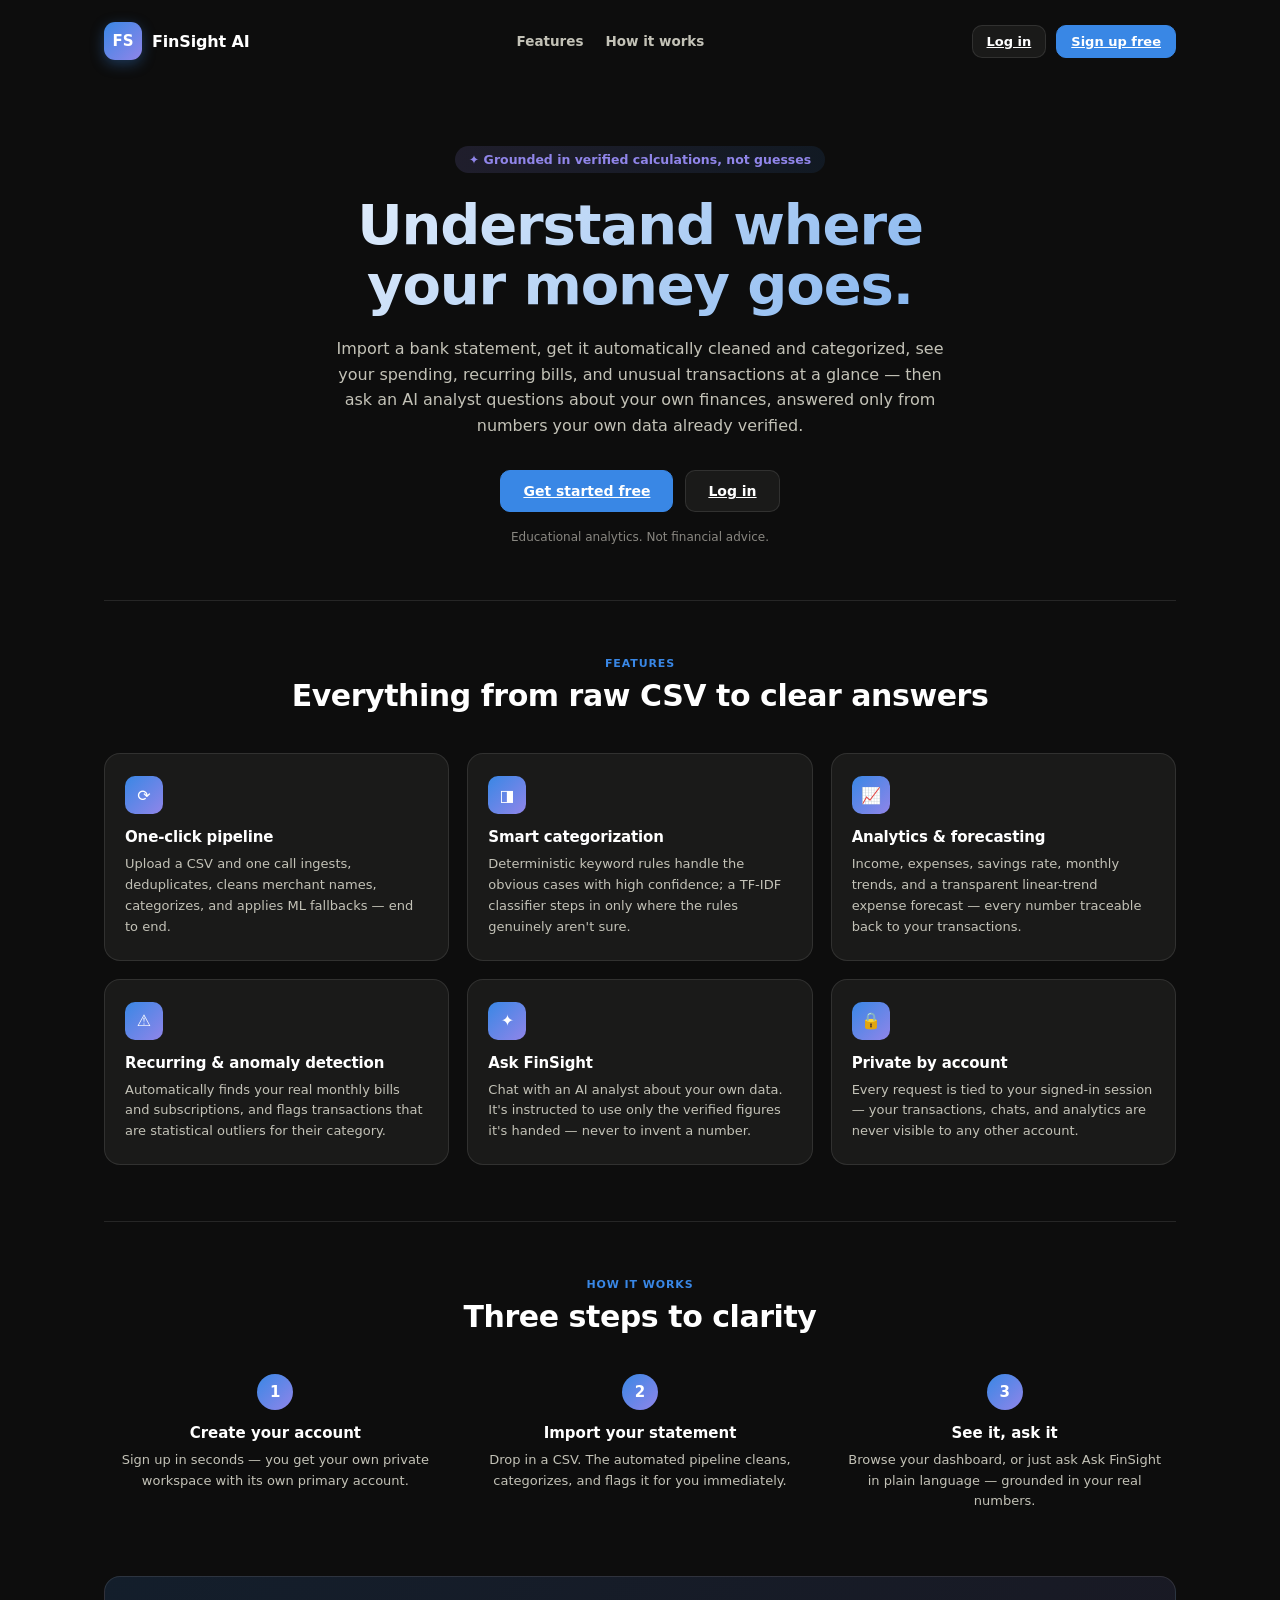
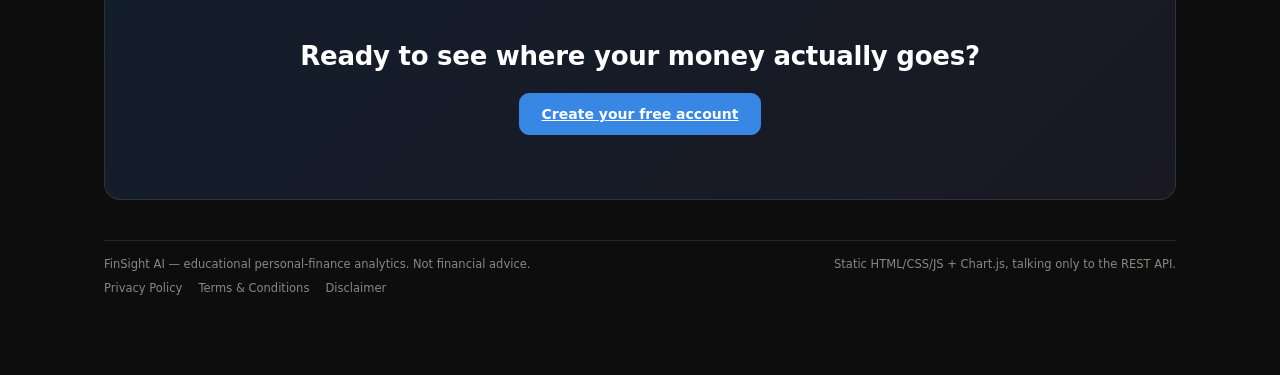
<file: frontend/index.html>
<!doctype html>
<html lang="en" data-theme="dark">
<head>
<meta charset="utf-8" />
<meta name="viewport" content="width=device-width, initial-scale=1" />
<title>FinSight AI — Understand where your money goes</title>
<meta name="description" content="Educational personal-finance analytics: automated categorization, spending analytics, recurring and anomaly detection, forecasting, and an AI analyst grounded in verified calculations." />
<link rel="stylesheet" href="css/style.css" />
<script>
  // Already signed in? Skip the marketing page and go straight to the dashboard.
  // Presence-only check (fast, synchronous, no flash) — if the token has actually
  // expired, dashboard.html's own gate (which verifies server-side) will catch
  // that and bounce to login.html anyway.
  if (localStorage.getItem("finsight-token")) {
    window.location.href = "dashboard.html";
  }
</script>
</head>
<body>
<div class="landing">

  <header class="landing-nav">
    <div class="brand">
      <div class="brand-mark">FS</div>
      <span class="brand-wordmark">FinSight AI</span>
    </div>
    <nav class="landing-nav-links">
      <a href="#features">Features</a>
      <a href="#how-it-works">How it works</a>
    </nav>
    <div class="landing-nav-actions">
      <a href="login.html" class="btn">Log in</a>
      <a href="signup.html" class="btn btn-primary">Sign up free</a>
    </div>
  </header>

  <!-- ============ Hero ============ -->
  <section class="landing-hero">
    <div class="landing-hero-badge">✦ Grounded in verified calculations, not guesses</div>
    <h1 class="landing-hero-title">Understand where<br />your money goes.</h1>
    <p class="landing-hero-subtitle">
      Import a bank statement, get it automatically cleaned and categorized, see your spending,
      recurring bills, and unusual transactions at a glance — then ask an AI analyst questions
      about your own finances, answered only from numbers your own data already verified.
    </p>
    <div class="landing-hero-actions">
      <a href="signup.html" class="btn btn-primary landing-cta">Get started free</a>
      <a href="login.html" class="btn landing-cta">Log in</a>
    </div>
    <p class="landing-hero-note">Educational analytics. Not financial advice.</p>
  </section>

  <!-- ============ Feature grid ============ -->
  <section class="landing-section" id="features">
    <div class="section-eyebrow" style="text-align:center">Features</div>
    <h2 class="landing-section-title">Everything from raw CSV to clear answers</h2>

    <div class="feature-grid">
      <div class="feature-card">
        <div class="feature-icon">⟳</div>
        <h3>One-click pipeline</h3>
        <p>Upload a CSV and one call ingests, deduplicates, cleans merchant names, categorizes, and applies ML fallbacks — end to end.</p>
      </div>
      <div class="feature-card">
        <div class="feature-icon">◨</div>
        <h3>Smart categorization</h3>
        <p>Deterministic keyword rules handle the obvious cases with high confidence; a TF-IDF classifier steps in only where the rules genuinely aren't sure.</p>
      </div>
      <div class="feature-card">
        <div class="feature-icon">📈</div>
        <h3>Analytics &amp; forecasting</h3>
        <p>Income, expenses, savings rate, monthly trends, and a transparent linear-trend expense forecast — every number traceable back to your transactions.</p>
      </div>
      <div class="feature-card">
        <div class="feature-icon">⚠</div>
        <h3>Recurring &amp; anomaly detection</h3>
        <p>Automatically finds your real monthly bills and subscriptions, and flags transactions that are statistical outliers for their category.</p>
      </div>
      <div class="feature-card">
        <div class="feature-icon">✦</div>
        <h3>Ask FinSight</h3>
        <p>Chat with an AI analyst about your own data. It's instructed to use only the verified figures it's handed — never to invent a number.</p>
      </div>
      <div class="feature-card">
        <div class="feature-icon">🔒</div>
        <h3>Private by account</h3>
        <p>Every request is tied to your signed-in session — your transactions, chats, and analytics are never visible to any other account.</p>
      </div>
    </div>
  </section>

  <!-- ============ How it works ============ -->
  <section class="landing-section" id="how-it-works">
    <div class="section-eyebrow" style="text-align:center">How it works</div>
    <h2 class="landing-section-title">Three steps to clarity</h2>

    <div class="steps-row">
      <div class="step-card">
        <div class="step-number">1</div>
        <h3>Create your account</h3>
        <p>Sign up in seconds — you get your own private workspace with its own primary account.</p>
      </div>
      <div class="step-card">
        <div class="step-number">2</div>
        <h3>Import your statement</h3>
        <p>Drop in a CSV. The automated pipeline cleans, categorizes, and flags it for you immediately.</p>
      </div>
      <div class="step-card">
        <div class="step-number">3</div>
        <h3>See it, ask it</h3>
        <p>Browse your dashboard, or just ask Ask FinSight in plain language — grounded in your real numbers.</p>
      </div>
    </div>
  </section>

  <!-- ============ Final CTA ============ -->
  <section class="landing-cta-banner">
    <h2>Ready to see where your money actually goes?</h2>
    <a href="signup.html" class="btn btn-primary landing-cta">Create your free account</a>
  </section>

  <footer class="app-footer landing-footer">
    <div class="app-footer-row">
      <span>FinSight AI — educational personal-finance analytics. Not financial advice.</span>
      <span>Static HTML/CSS/JS + Chart.js, talking only to the REST API.</span>
    </div>
    <nav class="footer-links">
      <a href="privacy.html">Privacy Policy</a>
      <a href="terms.html">Terms &amp; Conditions</a>
      <a href="disclaimer.html">Disclaimer</a>
    </nav>
  </footer>
</div>
</body>
</html>
</file>
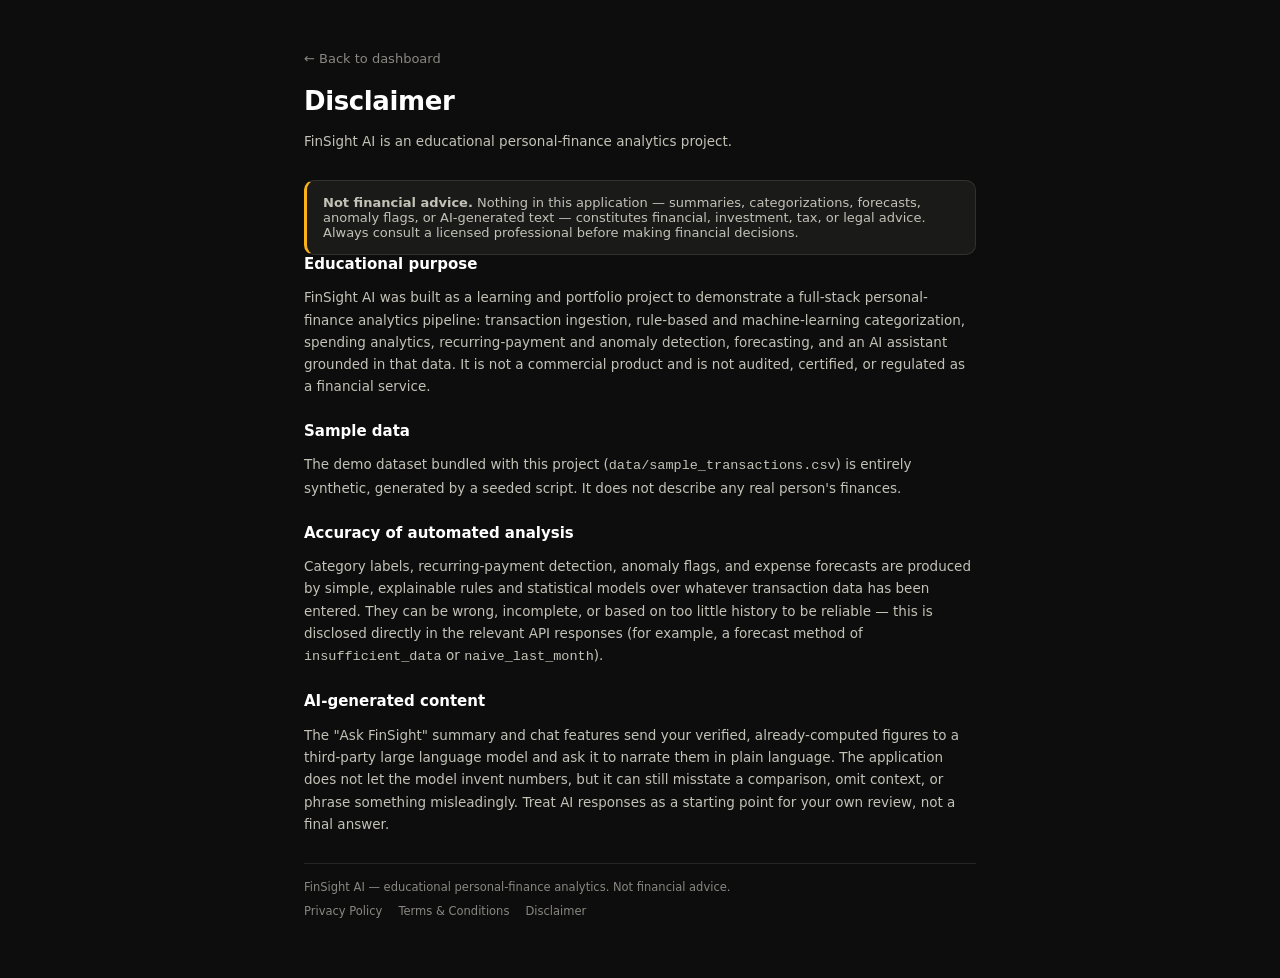
<file: frontend/disclaimer.html>
<!doctype html>
<html lang="en" data-theme="dark">
<head>
<meta charset="utf-8" />
<meta name="viewport" content="width=device-width, initial-scale=1" />
<title>Disclaimer — FinSight AI</title>
<link rel="stylesheet" href="css/style.css" />
</head>
<body>
<div class="legal-page">
  <a href="dashboard.html" class="legal-back">← Back to dashboard</a>
  <h1>Disclaimer</h1>
  <p class="legal-updated">FinSight AI is an educational personal-finance analytics project.</p>

  <div class="legal-callout">
    <strong>Not financial advice.</strong> Nothing in this application — summaries, categorizations,
    forecasts, anomaly flags, or AI-generated text — constitutes financial, investment, tax, or
    legal advice. Always consult a licensed professional before making financial decisions.
  </div>

  <section>
    <h2>Educational purpose</h2>
    <p>
      FinSight AI was built as a learning and portfolio project to demonstrate a full-stack
      personal-finance analytics pipeline: transaction ingestion, rule-based and machine-learning
      categorization, spending analytics, recurring-payment and anomaly detection, forecasting, and
      an AI assistant grounded in that data. It is not a commercial product and is not audited,
      certified, or regulated as a financial service.
    </p>
  </section>

  <section>
    <h2>Sample data</h2>
    <p>
      The demo dataset bundled with this project (<code>data/sample_transactions.csv</code>) is
      entirely synthetic, generated by a seeded script. It does not describe any real person's
      finances.
    </p>
  </section>

  <section>
    <h2>Accuracy of automated analysis</h2>
    <p>
      Category labels, recurring-payment detection, anomaly flags, and expense forecasts are
      produced by simple, explainable rules and statistical models over whatever transaction data
      has been entered. They can be wrong, incomplete, or based on too little history to be
      reliable — this is disclosed directly in the relevant API responses (for example, a forecast
      method of <code>insufficient_data</code> or <code>naive_last_month</code>).
    </p>
  </section>

  <section>
    <h2>AI-generated content</h2>
    <p>
      The "Ask FinSight" summary and chat features send your verified, already-computed figures to
      a third-party large language model and ask it to narrate them in plain language. The
      application does not let the model invent numbers, but it can still misstate a comparison,
      omit context, or phrase something misleadingly. Treat AI responses as a starting point for
      your own review, not a final answer.
    </p>
  </section>

  <footer class="app-footer">
    <div class="app-footer-row">
      <span>FinSight AI — educational personal-finance analytics. Not financial advice.</span>
    </div>
    <nav class="footer-links">
      <a href="privacy.html">Privacy Policy</a>
      <a href="terms.html">Terms &amp; Conditions</a>
      <a href="disclaimer.html">Disclaimer</a>
    </nav>
  </footer>
</div>
</body>
</html>
</file>
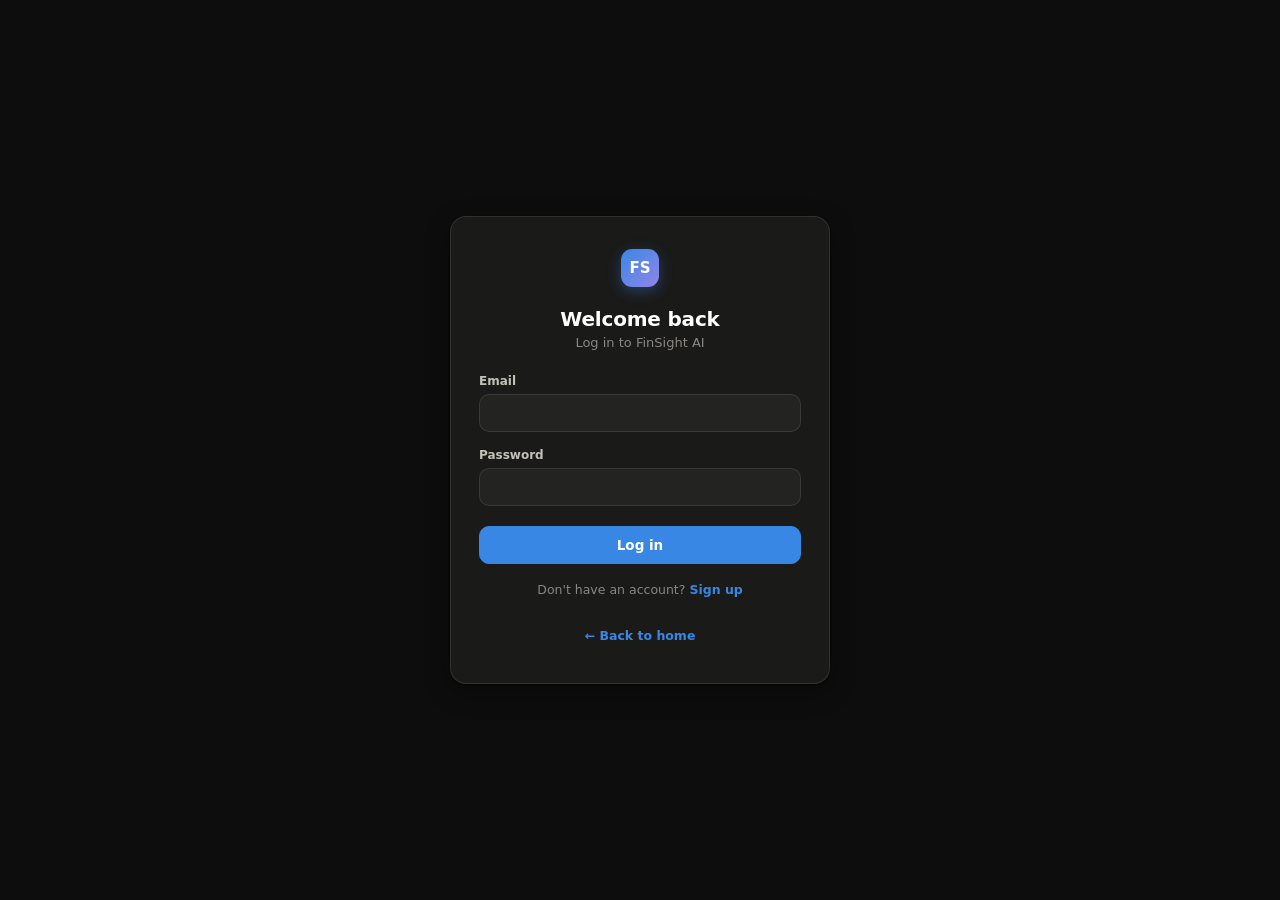
<file: frontend/login.html>
<!doctype html>
<html lang="en" data-theme="dark">
<head>
<meta charset="utf-8" />
<meta name="viewport" content="width=device-width, initial-scale=1" />
<title>Log in — FinSight AI</title>
<link rel="stylesheet" href="css/style.css" />
</head>
<body>
<div class="auth-page">
  <div class="card auth-card">
    <div class="auth-brand"><div class="brand-mark">FS</div></div>
    <h1 class="auth-title">Welcome back</h1>
    <p class="auth-subtitle">Log in to FinSight AI</p>

    <div class="auth-error" id="auth-error"></div>

    <form id="login-form">
      <div class="auth-field">
        <label for="email">Email</label>
        <input type="email" id="email" required autocomplete="email" />
      </div>
      <div class="auth-field">
        <label for="password">Password</label>
        <input type="password" id="password" required autocomplete="current-password" />
      </div>
      <button type="submit" class="btn btn-primary auth-submit" id="submit-btn">Log in</button>
    </form>

    <p class="auth-footer-link">Don't have an account? <a href="signup.html">Sign up</a></p>
    <p class="auth-footer-link"><a href="index.html">← Back to home</a></p>
  </div>
</div>

<script src="js/api.js"></script>
<script>
  // Already have a session? skip straight to the dashboard.
  if (localStorage.getItem("finsight-token")) {
    window.location.href = "dashboard.html";
  }

  const form = document.getElementById("login-form");
  const errorBox = document.getElementById("auth-error");
  const submitBtn = document.getElementById("submit-btn");

  form.addEventListener("submit", async (e) => {
    e.preventDefault();
    errorBox.classList.remove("visible");
    submitBtn.disabled = true;
    submitBtn.textContent = "Logging in…";
    try {
      const email = document.getElementById("email").value.trim();
      const password = document.getElementById("password").value;
      const res = await Api.login(email, password);
      localStorage.setItem("finsight-token", res.access_token);
      localStorage.setItem("finsight-user-id", String(res.user_id));
      localStorage.setItem("finsight-email", res.email);
      window.location.href = "dashboard.html";
    } catch (err) {
      errorBox.textContent = err.message || "Login failed";
      errorBox.classList.add("visible");
      submitBtn.disabled = false;
      submitBtn.textContent = "Log in";
    }
  });
</script>
</body>
</html>
</file>
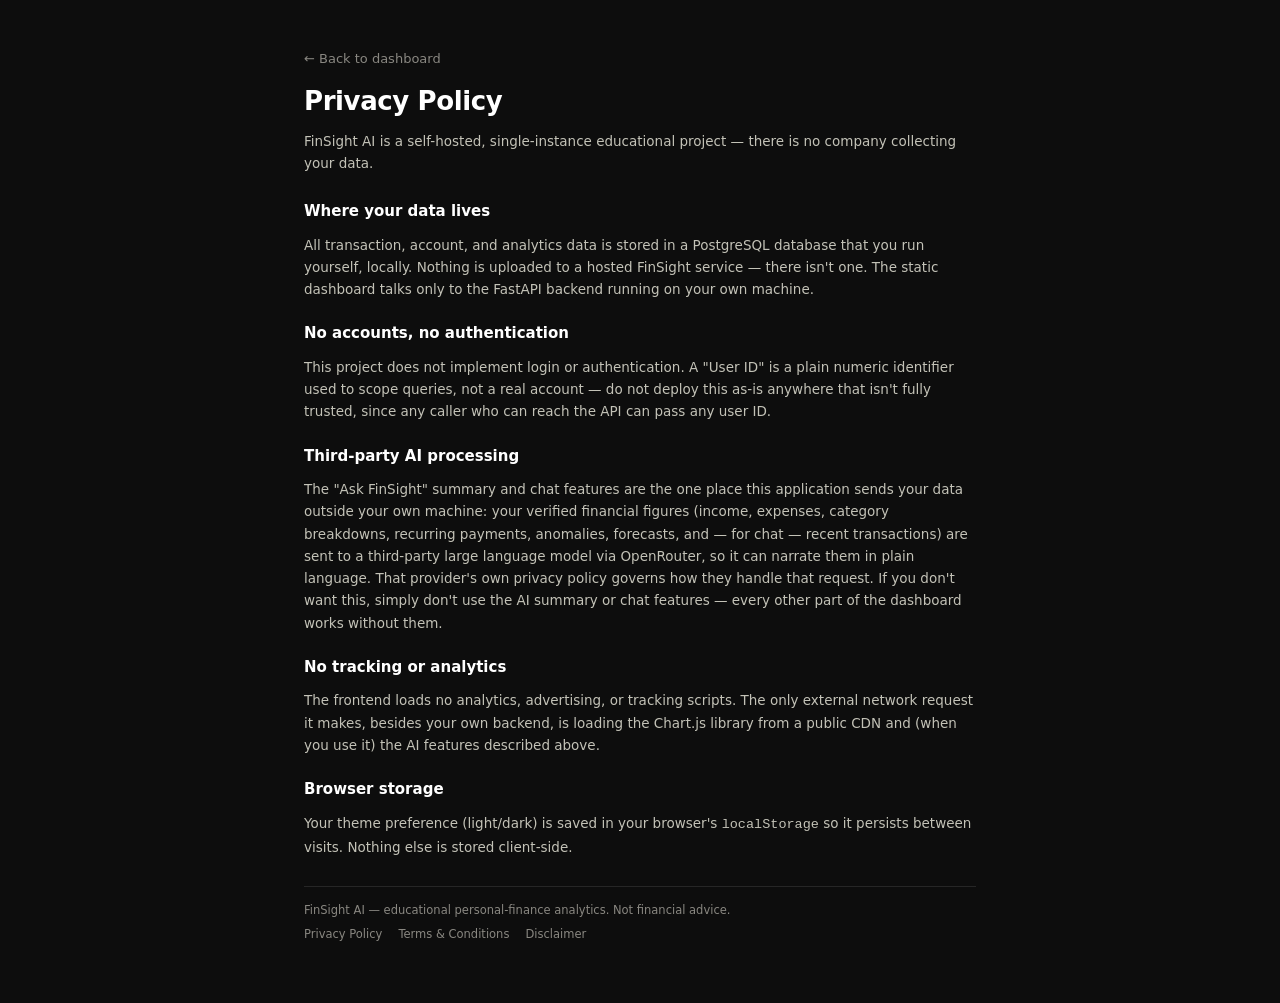
<file: frontend/privacy.html>
<!doctype html>
<html lang="en" data-theme="dark">
<head>
<meta charset="utf-8" />
<meta name="viewport" content="width=device-width, initial-scale=1" />
<title>Privacy Policy — FinSight AI</title>
<link rel="stylesheet" href="css/style.css" />
</head>
<body>
<div class="legal-page">
  <a href="dashboard.html" class="legal-back">← Back to dashboard</a>
  <h1>Privacy Policy</h1>
  <p class="legal-updated">FinSight AI is a self-hosted, single-instance educational project — there is no company collecting your data.</p>

  <section>
    <h2>Where your data lives</h2>
    <p>
      All transaction, account, and analytics data is stored in a PostgreSQL database that you run
      yourself, locally. Nothing is uploaded to a hosted FinSight service — there isn't one. The
      static dashboard talks only to the FastAPI backend running on your own machine.
    </p>
  </section>

  <section>
    <h2>No accounts, no authentication</h2>
    <p>
      This project does not implement login or authentication. A "User ID" is a plain numeric
      identifier used to scope queries, not a real account — do not deploy this as-is anywhere
      that isn't fully trusted, since any caller who can reach the API can pass any user ID.
    </p>
  </section>

  <section>
    <h2>Third-party AI processing</h2>
    <p>
      The "Ask FinSight" summary and chat features are the one place this application sends your
      data outside your own machine: your verified financial figures (income, expenses, category
      breakdowns, recurring payments, anomalies, forecasts, and — for chat — recent transactions)
      are sent to a third-party large language model via OpenRouter, so it can narrate them in
      plain language. That provider's own privacy policy governs how they handle that request. If
      you don't want this, simply don't use the AI summary or chat features — every other part of
      the dashboard works without them.
    </p>
  </section>

  <section>
    <h2>No tracking or analytics</h2>
    <p>
      The frontend loads no analytics, advertising, or tracking scripts. The only external network
      request it makes, besides your own backend, is loading the Chart.js library from a public
      CDN and (when you use it) the AI features described above.
    </p>
  </section>

  <section>
    <h2>Browser storage</h2>
    <p>
      Your theme preference (light/dark) is saved in your browser's <code>localStorage</code> so it
      persists between visits. Nothing else is stored client-side.
    </p>
  </section>

  <footer class="app-footer">
    <div class="app-footer-row">
      <span>FinSight AI — educational personal-finance analytics. Not financial advice.</span>
    </div>
    <nav class="footer-links">
      <a href="privacy.html">Privacy Policy</a>
      <a href="terms.html">Terms &amp; Conditions</a>
      <a href="disclaimer.html">Disclaimer</a>
    </nav>
  </footer>
</div>
</body>
</html>
</file>
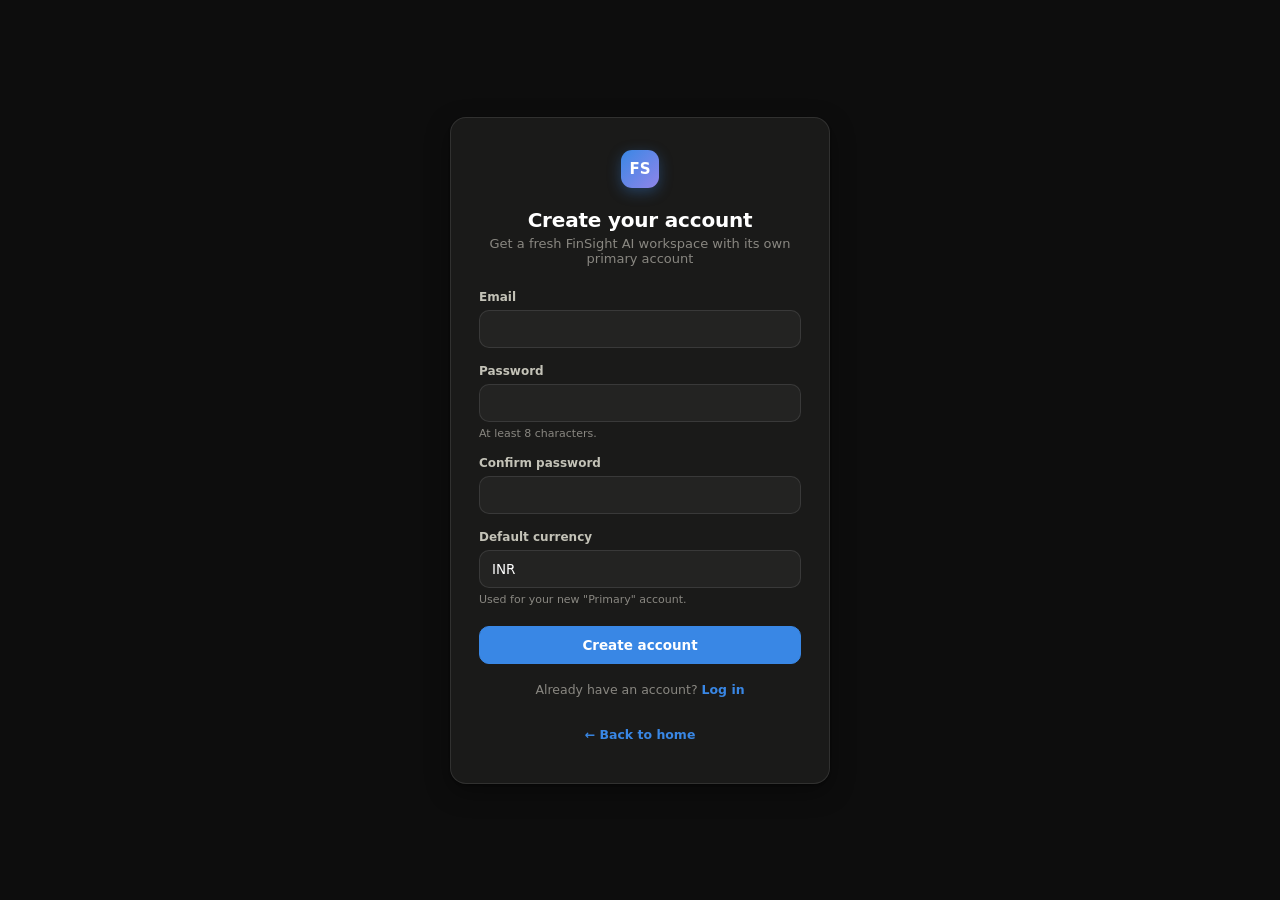
<file: frontend/signup.html>
<!doctype html>
<html lang="en" data-theme="dark">
<head>
<meta charset="utf-8" />
<meta name="viewport" content="width=device-width, initial-scale=1" />
<title>Sign up — FinSight AI</title>
<link rel="stylesheet" href="css/style.css" />
</head>
<body>
<div class="auth-page">
  <div class="card auth-card">
    <div class="auth-brand"><div class="brand-mark">FS</div></div>
    <h1 class="auth-title">Create your account</h1>
    <p class="auth-subtitle">Get a fresh FinSight AI workspace with its own primary account</p>

    <div class="auth-error" id="auth-error"></div>

    <form id="signup-form">
      <div class="auth-field">
        <label for="email">Email</label>
        <input type="email" id="email" required autocomplete="email" />
      </div>
      <div class="auth-field">
        <label for="password">Password</label>
        <input type="password" id="password" required minlength="8" autocomplete="new-password" />
        <div class="auth-hint">At least 8 characters.</div>
      </div>
      <div class="auth-field">
        <label for="confirm-password">Confirm password</label>
        <input type="password" id="confirm-password" required autocomplete="new-password" />
      </div>
      <div class="auth-field">
        <label for="currency">Default currency</label>
        <input type="text" id="currency" value="INR" maxlength="3" style="text-transform:uppercase" />
        <div class="auth-hint">Used for your new "Primary" account.</div>
      </div>
      <button type="submit" class="btn btn-primary auth-submit" id="submit-btn">Create account</button>
    </form>

    <p class="auth-footer-link">Already have an account? <a href="login.html">Log in</a></p>
    <p class="auth-footer-link"><a href="index.html">← Back to home</a></p>
  </div>
</div>

<script src="js/api.js"></script>
<script>
  if (localStorage.getItem("finsight-token")) {
    window.location.href = "dashboard.html";
  }

  const form = document.getElementById("signup-form");
  const errorBox = document.getElementById("auth-error");
  const submitBtn = document.getElementById("submit-btn");

  form.addEventListener("submit", async (e) => {
    e.preventDefault();
    errorBox.classList.remove("visible");

    const email = document.getElementById("email").value.trim();
    const password = document.getElementById("password").value;
    const confirmPassword = document.getElementById("confirm-password").value;
    const currency = document.getElementById("currency").value.trim() || "INR";

    if (password !== confirmPassword) {
      errorBox.textContent = "Passwords do not match.";
      errorBox.classList.add("visible");
      return;
    }

    submitBtn.disabled = true;
    submitBtn.textContent = "Creating account…";
    try {
      const res = await Api.signup(email, password, currency);
      localStorage.setItem("finsight-token", res.access_token);
      localStorage.setItem("finsight-user-id", String(res.user_id));
      localStorage.setItem("finsight-account-id", String(res.account_id));
      localStorage.setItem("finsight-email", res.email);
      window.location.href = "dashboard.html";
    } catch (err) {
      errorBox.textContent = err.message || "Signup failed";
      errorBox.classList.add("visible");
      submitBtn.disabled = false;
      submitBtn.textContent = "Create account";
    }
  });
</script>
</body>
</html>
</file>
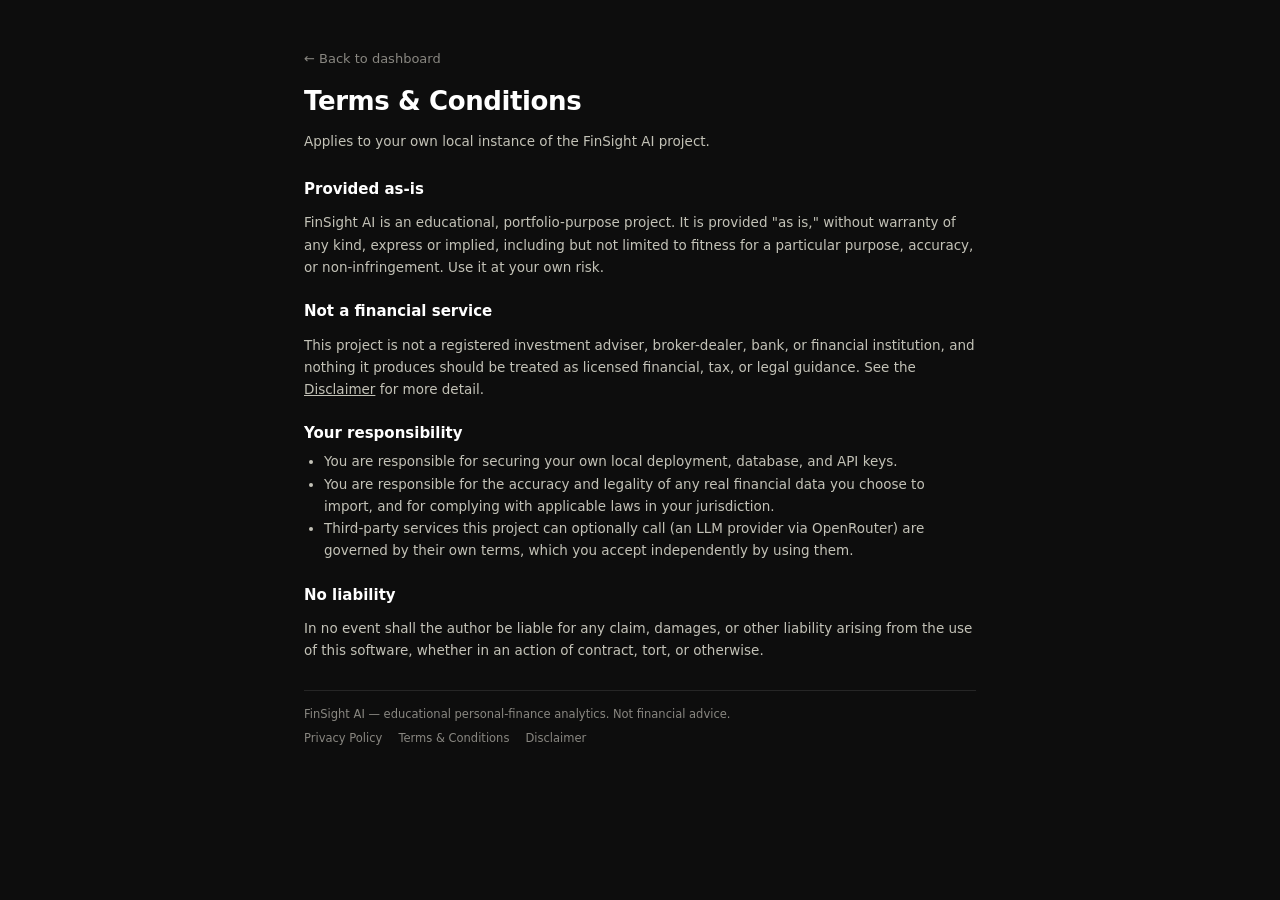
<file: frontend/terms.html>
<!doctype html>
<html lang="en" data-theme="dark">
<head>
<meta charset="utf-8" />
<meta name="viewport" content="width=device-width, initial-scale=1" />
<title>Terms &amp; Conditions — FinSight AI</title>
<link rel="stylesheet" href="css/style.css" />
</head>
<body>
<div class="legal-page">
  <a href="dashboard.html" class="legal-back">← Back to dashboard</a>
  <h1>Terms &amp; Conditions</h1>
  <p class="legal-updated">Applies to your own local instance of the FinSight AI project.</p>

  <section>
    <h2>Provided as-is</h2>
    <p>
      FinSight AI is an educational, portfolio-purpose project. It is provided "as is," without
      warranty of any kind, express or implied, including but not limited to fitness for a
      particular purpose, accuracy, or non-infringement. Use it at your own risk.
    </p>
  </section>

  <section>
    <h2>Not a financial service</h2>
    <p>
      This project is not a registered investment adviser, broker-dealer, bank, or financial
      institution, and nothing it produces should be treated as licensed financial, tax, or legal
      guidance. See the <a href="disclaimer.html">Disclaimer</a> for more detail.
    </p>
  </section>

  <section>
    <h2>Your responsibility</h2>
    <ul>
      <li>You are responsible for securing your own local deployment, database, and API keys.</li>
      <li>You are responsible for the accuracy and legality of any real financial data you choose
        to import, and for complying with applicable laws in your jurisdiction.</li>
      <li>Third-party services this project can optionally call (an LLM provider via OpenRouter)
        are governed by their own terms, which you accept independently by using them.</li>
    </ul>
  </section>

  <section>
    <h2>No liability</h2>
    <p>
      In no event shall the author be liable for any claim, damages, or other liability arising
      from the use of this software, whether in an action of contract, tort, or otherwise.
    </p>
  </section>

  <footer class="app-footer">
    <div class="app-footer-row">
      <span>FinSight AI — educational personal-finance analytics. Not financial advice.</span>
    </div>
    <nav class="footer-links">
      <a href="privacy.html">Privacy Policy</a>
      <a href="terms.html">Terms &amp; Conditions</a>
      <a href="disclaimer.html">Disclaimer</a>
    </nav>
  </footer>
</div>
</body>
</html>
</file>
<file: frontend/css/style.css>
/* FinSight AI — dashboard styles.
   Design tokens follow the dataviz skill's validated palette (references/palette.md):
   fixed categorical hue order, sequential blue ramp, status colors reserved for
   state (never reused as series 4+), dark mode as its own selected set of steps
   (not an automatic invert of light). */

:root {
  color-scheme: dark;

  /* Chart chrome & ink — dark (default) */
  --surface-0: #0d0d0d;      /* page plane */
  --surface-1: #1a1a19;      /* card / chart surface */
  --surface-2: #232322;      /* raised surface (inputs, hover rows) */
  --text-primary: #ffffff;
  --text-secondary: #c3c2b7;
  --text-muted: #898781;
  --gridline: #2c2c2a;
  --baseline: #383835;
  --border: rgba(255, 255, 255, 0.10);
  --success-text: #0ca30c;

  /* Categorical — fixed order, never cycled */
  --series-1: #3987e5; /* blue */
  --series-2: #d95926; /* orange */
  --series-3: #199e70; /* aqua */
  --series-4: #c98500; /* yellow */
  --series-5: #d55181; /* magenta */
  --series-6: #008300; /* green */
  --series-7: #9085e9; /* violet */
  --series-8: #e66767; /* red */
  --series-other: #5a5a57;

  /* Sequential (blue ramp, dark steps) */
  --seq-100: #184f95;
  --seq-300: #256abf;
  --seq-500: #3987e5;
  --seq-700: #9ec5f4;

  /* Status — fixed, never themed */
  --status-good: #0ca30c;
  --status-warning: #fab219;
  --status-serious: #ec835a;
  --status-critical: #d03b3b;

  --radius-card: 16px;
  --radius-control: 10px;
  --shadow-card: 0 1px 2px rgba(0, 0, 0, 0.4), 0 8px 24px rgba(0, 0, 0, 0.35);
  --font-sans: system-ui, -apple-system, "Segoe UI", sans-serif;
}

:root[data-theme="light"] {
  color-scheme: light;
  --surface-0: #f9f9f7;
  --surface-1: #fcfcfb;
  --surface-2: #f0efec;
  --text-primary: #0b0b0b;
  --text-secondary: #52514e;
  --text-muted: #898781;
  --gridline: #e1e0d9;
  --baseline: #c3c2b7;
  --border: rgba(11, 11, 11, 0.10);
  --success-text: #006300;

  --series-1: #2a78d6;
  --series-2: #eb6834;
  --series-3: #1baf7a;
  --series-4: #eda100;
  --series-5: #e87ba4;
  --series-6: #008300;
  --series-7: #4a3aa7;
  --series-8: #e34948;
  --series-other: #b7b6ae;

  --seq-100: #cde2fb;
  --seq-300: #6da7ec;
  --seq-500: #2a78d6;
  --seq-700: #104281;

  --status-good: #0ca30c;
  --status-warning: #fab219;
  --status-serious: #ec835a;
  --status-critical: #d03b3b;

  --shadow-card: 0 1px 2px rgba(11, 11, 11, 0.06), 0 8px 24px rgba(11, 11, 11, 0.08);
}

* { box-sizing: border-box; }

html, body {
  margin: 0;
  padding: 0;
  background: var(--surface-0);
  color: var(--text-primary);
  font-family: var(--font-sans);
  -webkit-font-smoothing: antialiased;
}

/* Dashboard pages start hidden until main.js's auth gate confirms a valid
   session, so an unauthenticated visitor never sees a flash of dashboard
   content before the redirect to login.html completes. */
html.auth-checking body { visibility: hidden; }

body {
  min-height: 100vh;
  transition: background-color 0.2s ease;
}

a { color: inherit; }

/* ---------- Layout: sidebar + main ---------- */

html { scroll-behavior: smooth; }

.app-layout {
  display: flex;
  align-items: flex-start;
  min-height: 100vh;
}

.sidebar {
  position: sticky;
  top: 0;
  height: 100vh;
  width: 232px;
  flex: none;
  display: flex;
  flex-direction: column;
  background: var(--surface-1);
  border-right: 1px solid var(--border);
  padding: 22px 16px 16px;
  gap: 22px;
}

.sidebar-brand { display: flex; align-items: center; gap: 10px; padding: 0 4px; }

.brand-mark {
  width: 38px;
  height: 38px;
  border-radius: 11px;
  background: linear-gradient(135deg, var(--series-1), var(--series-7));
  display: flex;
  align-items: center;
  justify-content: center;
  font-weight: 700;
  color: #fff;
  font-size: 15px;
  flex: none;
  box-shadow: 0 4px 14px rgba(57, 135, 229, 0.35);
}

.brand-text h1 { margin: 0; font-size: 16px; font-weight: 700; letter-spacing: -0.01em; }
.brand-text p { margin: 0; font-size: 11px; color: var(--text-muted); }

.sidebar-nav {
  display: flex;
  flex-direction: column;
  gap: 2px;
  flex: 1;
}

.nav-item {
  display: flex;
  align-items: center;
  gap: 10px;
  padding: 10px 12px;
  border-radius: 10px;
  font-size: 13px;
  font-weight: 600;
  color: var(--text-secondary);
  text-decoration: none;
  transition: background-color 0.15s ease, color 0.15s ease;
}
.nav-item:hover { background: var(--surface-2); color: var(--text-primary); }
.nav-icon { font-size: 13px; width: 16px; text-align: center; color: var(--text-muted); flex: none; }
.nav-item:hover .nav-icon { color: var(--text-primary); }

.nav-item-accent {
  background: linear-gradient(90deg, rgba(144, 133, 233, 0.14), rgba(57, 135, 229, 0.08));
  color: var(--text-primary);
}
.nav-item-accent .nav-icon { color: var(--series-7); }
.nav-item-accent:hover { background: linear-gradient(90deg, rgba(144, 133, 233, 0.22), rgba(57, 135, 229, 0.14)); }

.sidebar-footer {
  display: flex;
  flex-direction: column;
  gap: 10px;
  padding-top: 14px;
  border-top: 1px solid var(--border);
}

.sidebar-fields { display: flex; gap: 8px; }
.sidebar-fields .field-inline { flex: 1; background: var(--surface-2); }
.sidebar .btn { background: var(--surface-2); }
.sidebar .btn:hover { background: var(--surface-0); }

.btn-block { width: 100%; justify-content: center; }

.sidebar-footer-row {
  display: flex;
  align-items: center;
  justify-content: space-between;
  gap: 8px;
}
.sidebar-footer-row .status-pill { flex: 1; min-width: 0; background: var(--surface-2); }
.sidebar-footer-row #db-status-text { overflow: hidden; text-overflow: ellipsis; white-space: nowrap; }
.sidebar-footer-row .icon-btn { background: var(--surface-2); }
.sidebar-footer-row .icon-btn:hover { background: var(--surface-0); }

.app-main { flex: 1; min-width: 0; }

.app-main-inner {
  max-width: 1180px;
  margin: 0 auto;
  padding: 32px 32px 64px;
}

.content-header { margin-bottom: 24px; }

.section-eyebrow {
  font-size: 11px;
  font-weight: 700;
  text-transform: uppercase;
  letter-spacing: 0.08em;
  color: var(--series-1);
  margin-bottom: 6px;
}

.content-title {
  margin: 0 0 6px;
  font-size: 26px;
  font-weight: 700;
  letter-spacing: -0.015em;
}

.content-subtitle {
  margin: 0;
  font-size: 13.5px;
  color: var(--text-muted);
  max-width: 640px;
}

.section-block { margin-bottom: 40px; }
.section-block .section-eyebrow { margin-bottom: 12px; }

@media (max-width: 980px) {
  .app-layout { flex-direction: column; }
  .sidebar {
    position: static;
    height: auto;
    width: 100%;
    flex-direction: row;
    align-items: center;
    padding: 12px 16px;
    gap: 14px;
    overflow-x: auto;
  }
  .sidebar-nav { flex-direction: row; flex: none; }
  .nav-item span:last-child { display: none; }
  .sidebar-footer { flex-direction: row; align-items: center; border-top: none; border-left: 1px solid var(--border); padding: 0 0 0 14px; }
  .sidebar-fields { display: none; }
  .app-main-inner { padding: 20px 18px 48px; }
}

.topbar-controls {
  display: flex;
  align-items: center;
  gap: 10px;
  flex-wrap: wrap;
}

.field-inline {
  display: flex;
  align-items: center;
  gap: 6px;
  background: var(--surface-1);
  border: 1px solid var(--border);
  border-radius: var(--radius-control);
  padding: 6px 10px;
}

.field-inline label {
  font-size: 11px;
  color: var(--text-muted);
  text-transform: uppercase;
  letter-spacing: 0.04em;
}

.field-inline input {
  width: 44px;
  background: transparent;
  border: none;
  color: var(--text-primary);
  font-size: 13px;
  font-weight: 600;
  outline: none;
}

.icon-btn, .btn {
  font-family: var(--font-sans);
  border-radius: var(--radius-control);
  border: 1px solid var(--border);
  background: var(--surface-1);
  color: var(--text-primary);
  cursor: pointer;
  transition: background-color 0.15s ease, border-color 0.15s ease, transform 0.05s ease;
}

.icon-btn {
  width: 34px;
  height: 34px;
  display: flex;
  align-items: center;
  justify-content: center;
  font-size: 15px;
}

.icon-btn:hover, .btn:hover { background: var(--surface-2); }
.btn:active, .icon-btn:active { transform: translateY(1px); }

.btn {
  padding: 8px 14px;
  font-size: 13px;
  font-weight: 600;
  display: inline-flex;
  align-items: center;
  gap: 6px;
}

.btn-primary {
  background: var(--series-1);
  border-color: var(--series-1);
  color: #fff;
}
.btn-primary:hover { filter: brightness(1.08); background: var(--series-1); }

.btn-sm { padding: 5px 10px; font-size: 12px; }

.status-pill {
  display: flex;
  align-items: center;
  gap: 6px;
  font-size: 12px;
  color: var(--text-secondary);
  background: var(--surface-1);
  border: 1px solid var(--border);
  border-radius: 999px;
  padding: 6px 12px;
}

.status-dot {
  width: 8px;
  height: 8px;
  border-radius: 50%;
  background: var(--text-muted);
  flex: none;
}
.status-dot.ok { background: var(--status-good); box-shadow: 0 0 0 3px rgba(12,163,12,0.18); }
.status-dot.down { background: var(--status-critical); box-shadow: 0 0 0 3px rgba(208,59,59,0.18); }

/* ---------- Grid ---------- */

.grid {
  display: grid;
  gap: 18px;
}

.hero-kpi {
  grid-template-columns: 1.15fr 1fr;
  margin-bottom: 32px;
  align-items: stretch;
}

.kpi-stack {
  display: flex;
  flex-direction: column;
  gap: 12px;
}

.charts-row {
  grid-template-columns: 1.3fr 1fr;
  margin-bottom: 18px;
  align-items: stretch;
}

.mid-row {
  grid-template-columns: 1fr 1fr;
  margin-bottom: 18px;
  align-items: stretch;
}

.full-row { margin-bottom: 18px; }

@media (max-width: 1080px) {
  .hero-kpi { grid-template-columns: 1fr; }
  .charts-row, .mid-row { grid-template-columns: 1fr; }
}

@media (max-width: 560px) {
  .kpi-stack { gap: 10px; }
}

/* ---------- Card ---------- */

.card {
  background: var(--surface-1);
  border: 1px solid var(--border);
  border-radius: var(--radius-card);
  box-shadow: var(--shadow-card);
  padding: 18px 18px 16px;
  display: flex;
  flex-direction: column;
  min-width: 0;
  transition: box-shadow 0.2s ease, transform 0.2s ease, border-color 0.2s ease;
}

.card:hover {
  border-color: rgba(57, 135, 229, 0.28);
}

/* ---------- Hero figure ---------- */

.hero-card {
  justify-content: center;
  position: relative;
  overflow: hidden;
  background: linear-gradient(160deg, var(--surface-1) 0%, var(--surface-2) 140%);
}

.hero-card::before {
  content: "";
  position: absolute;
  top: -60px;
  right: -60px;
  width: 220px;
  height: 220px;
  border-radius: 50%;
  background: radial-gradient(circle, rgba(57, 135, 229, 0.20), transparent 72%);
  pointer-events: none;
}

.hero-figure {
  position: relative;
  font-size: 46px;
  font-weight: 700;
  letter-spacing: -0.02em;
  margin-top: 10px;
  font-variant-numeric: proportional-nums;
  background: linear-gradient(135deg, var(--text-primary), var(--series-1) 130%);
  -webkit-background-clip: text;
  background-clip: text;
  -webkit-text-fill-color: transparent;
}

.stat-tile-sm { padding: 14px 16px 13px; flex: 1; }
.stat-tile-sm .stat-value { font-size: 21px; margin-top: 6px; }
.stat-tile-sm .stat-label { font-size: 11px; }

.card-header {
  display: flex;
  align-items: flex-start;
  justify-content: space-between;
  gap: 10px;
  margin-bottom: 4px;
}

.card-title {
  font-size: 13px;
  font-weight: 700;
  letter-spacing: 0.01em;
  color: var(--text-primary);
}

.card-subtitle {
  font-size: 12px;
  color: var(--text-muted);
  margin-top: 2px;
}

.card-body { margin-top: 10px; flex: 1; min-height: 0; }

/* ---------- Stat tile ---------- */

.stat-tile { justify-content: space-between; }

.stat-label {
  font-size: 12px;
  color: var(--text-muted);
  font-weight: 600;
  text-transform: uppercase;
  letter-spacing: 0.04em;
}

.stat-value {
  font-size: 28px;
  font-weight: 700;
  letter-spacing: -0.01em;
  margin-top: 8px;
  font-variant-numeric: proportional-nums;
}

.stat-delta {
  margin-top: 8px;
  font-size: 12.5px;
  font-weight: 600;
  display: inline-flex;
  align-items: center;
  gap: 4px;
  width: fit-content;
}
.stat-delta.up { color: var(--success-text); }
.stat-delta.down { color: var(--status-critical); }
.stat-delta.flat { color: var(--text-muted); }

/* ---------- Charts ---------- */

.chart-canvas-wrap { position: relative; height: 260px; }
.chart-canvas-wrap.short { height: 210px; }

.legend-row {
  display: flex;
  flex-wrap: wrap;
  gap: 12px;
  margin-top: 10px;
  font-size: 12px;
  color: var(--text-secondary);
}
.legend-item { display: flex; align-items: center; gap: 6px; }
.legend-swatch { width: 10px; height: 10px; border-radius: 3px; flex: none; }

/* ---------- Lists (recurring / anomalies) ---------- */

.item-list { display: flex; flex-direction: column; gap: 8px; }

.list-row {
  display: flex;
  align-items: center;
  justify-content: space-between;
  gap: 10px;
  padding: 10px 12px;
  background: var(--surface-2);
  border-radius: 10px;
  font-size: 13px;
}

.list-row .primary { font-weight: 600; }
.list-row .secondary { color: var(--text-muted); font-size: 11.5px; margin-top: 2px; }
.list-row .amount { font-weight: 700; font-variant-numeric: tabular-nums; }

.badge {
  display: inline-flex;
  align-items: center;
  gap: 5px;
  font-size: 11px;
  font-weight: 700;
  padding: 3px 8px;
  border-radius: 999px;
  text-transform: uppercase;
  letter-spacing: 0.03em;
}
.badge-warning { color: #1a1200; background: var(--status-warning); }
.badge-critical { color: #fff; background: var(--status-critical); }
.badge-good { color: #fff; background: var(--status-good); }
.badge-neutral { color: var(--text-secondary); background: var(--surface-1); border: 1px solid var(--border); }

.empty-state {
  color: var(--text-muted);
  font-size: 13px;
  padding: 24px 10px;
  text-align: center;
}

/* ---------- Transactions table ---------- */

.table-toolbar {
  display: flex;
  flex-wrap: wrap;
  gap: 8px;
  margin-bottom: 12px;
}

.table-toolbar select, .table-toolbar input {
  background: var(--surface-2);
  border: 1px solid var(--border);
  border-radius: var(--radius-control);
  color: var(--text-primary);
  font-family: var(--font-sans);
  font-size: 12.5px;
  padding: 7px 9px;
}

.table-scroll { overflow-x: auto; }

table.txn-table {
  width: 100%;
  border-collapse: collapse;
  font-size: 12.5px;
}

.txn-table th {
  text-align: left;
  color: var(--text-muted);
  font-weight: 600;
  text-transform: uppercase;
  letter-spacing: 0.03em;
  font-size: 10.5px;
  padding: 8px 10px;
  border-bottom: 1px solid var(--gridline);
  white-space: nowrap;
}

.txn-table td {
  padding: 9px 10px;
  border-bottom: 1px solid var(--gridline);
  vertical-align: middle;
  white-space: nowrap;
}

.txn-table tr:hover td { background: var(--surface-2); }

.txn-table .amount { font-variant-numeric: tabular-nums; font-weight: 600; }
.amount.debit { color: var(--status-critical); }
.amount.credit { color: var(--success-text); }

.txn-table select.cat-select {
  background: var(--surface-1);
  border: 1px solid var(--border);
  color: var(--text-primary);
  border-radius: 8px;
  font-size: 12px;
  padding: 4px 6px;
  font-family: var(--font-sans);
}

.row-delete {
  background: none;
  border: none;
  color: var(--text-muted);
  cursor: pointer;
  font-size: 13px;
  padding: 4px 6px;
  border-radius: 6px;
}
.row-delete:hover { color: var(--status-critical); background: var(--surface-2); }

.pagination {
  display: flex;
  align-items: center;
  justify-content: space-between;
  margin-top: 12px;
  font-size: 12px;
  color: var(--text-muted);
}

.pagination .btn { padding: 5px 10px; }

/* ---------- Tools / upload ---------- */

.tools-grid {
  display: grid;
  grid-template-columns: repeat(auto-fit, minmax(180px, 1fr));
  gap: 10px;
}

.upload-drop {
  /* A <label> defaults to display:inline — its padding box then overlaps the
     sibling content above/below instead of reserving space for it in normal
     block flow. Explicit block (flex, for centering) fixes the overlap. */
  display: flex;
  flex-direction: column;
  align-items: center;
  justify-content: center;
  gap: 6px;
  width: 100%;
  min-height: 76px;
  margin-bottom: 14px;
  border: 1.5px dashed var(--border);
  border-radius: 12px;
  padding: 18px;
  text-align: center;
  color: var(--text-muted);
  font-size: 12.5px;
  cursor: pointer;
  transition: border-color 0.15s ease, color 0.15s ease;
}
.upload-drop:hover, .upload-drop.dragover { border-color: var(--series-1); color: var(--text-secondary); }
.upload-drop input[type="file"] { display: none; }

.upload-controls-row {
  display: flex;
  gap: 8px;
  flex-wrap: wrap;
  align-items: center;
}

.pipeline-result {
  margin-top: 12px;
  font-size: 12.5px;
  background: var(--surface-2);
  border-radius: 10px;
  padding: 10px 12px;
  display: none;
}
.pipeline-result.visible { display: block; }
.pipeline-result dl { display: grid; grid-template-columns: 1fr auto; gap: 4px 10px; margin: 0; }
.pipeline-result dt { color: var(--text-muted); }
.pipeline-result dd { margin: 0; text-align: right; font-weight: 600; }

/* ---------- AI panels ---------- */

.ai-summary-text { font-size: 13.5px; line-height: 1.6; color: var(--text-secondary); white-space: pre-wrap; }
.ai-summary-text strong { color: var(--text-primary); }

.chat-window {
  display: flex;
  flex-direction: column;
  gap: 8px;
  max-height: 320px;
  overflow-y: auto;
  padding-right: 4px;
  margin-bottom: 10px;
}

.chat-bubble {
  max-width: 82%;
  padding: 9px 12px;
  border-radius: 12px;
  font-size: 13px;
  line-height: 1.5;
  white-space: pre-wrap;
}
.chat-bubble.user {
  align-self: flex-end;
  background: var(--series-1);
  color: #fff;
  border-bottom-right-radius: 4px;
}
.chat-bubble.assistant {
  align-self: flex-start;
  background: var(--surface-2);
  color: var(--text-primary);
  border-bottom-left-radius: 4px;
}
.chat-bubble.error {
  align-self: flex-start;
  background: rgba(208,59,59,0.12);
  color: var(--status-critical);
  border: 1px solid rgba(208,59,59,0.3);
}

.chat-input-row { display: flex; gap: 8px; }
.chat-input-row input {
  flex: 1;
  background: var(--surface-2);
  border: 1px solid var(--border);
  border-radius: var(--radius-control);
  color: var(--text-primary);
  padding: 9px 12px;
  font-size: 13px;
  font-family: var(--font-sans);
}
.chat-input-row input:focus { outline: 1px solid var(--series-1); }

.typing-dots { display: inline-flex; gap: 3px; }
.typing-dots span {
  width: 5px; height: 5px; border-radius: 50%; background: var(--text-muted);
  animation: blink 1.2s infinite ease-in-out;
}
.typing-dots span:nth-child(2) { animation-delay: 0.2s; }
.typing-dots span:nth-child(3) { animation-delay: 0.4s; }
@keyframes blink { 0%, 80%, 100% { opacity: 0.25; } 40% { opacity: 1; } }

/* ---------- Toast ---------- */

#toast-root {
  position: fixed;
  bottom: 18px;
  right: 18px;
  display: flex;
  flex-direction: column;
  gap: 8px;
  z-index: 50;
}

.toast {
  background: var(--surface-1);
  border: 1px solid var(--border);
  box-shadow: var(--shadow-card);
  border-radius: 10px;
  padding: 10px 14px;
  font-size: 12.5px;
  color: var(--text-primary);
  min-width: 220px;
  animation: toast-in 0.18s ease;
}
.toast.success { border-left: 3px solid var(--status-good); }
.toast.error { border-left: 3px solid var(--status-critical); }
@keyframes toast-in { from { opacity: 0; transform: translateY(6px); } to { opacity: 1; transform: translateY(0); } }

footer.app-footer {
  margin-top: 28px;
  padding-top: 16px;
  border-top: 1px solid var(--border);
  font-size: 11.5px;
  color: var(--text-muted);
  display: flex;
  flex-direction: column;
  gap: 10px;
}

.app-footer-row {
  display: flex;
  justify-content: space-between;
  flex-wrap: wrap;
  gap: 8px;
}

.footer-links {
  display: flex;
  gap: 16px;
  flex-wrap: wrap;
}

.footer-links a {
  color: var(--text-muted);
  text-decoration: none;
  font-size: 11.5px;
  transition: color 0.15s ease;
}
.footer-links a:hover { color: var(--series-1); text-decoration: underline; }

.skeleton {
  color: var(--text-muted);
  font-size: 12px;
}

/* ---------- AI insight strip (overview) ---------- */

.ai-insight-strip {
  flex-direction: row;
  align-items: center;
  gap: 14px;
  padding: 14px 18px;
  margin-bottom: 32px;
  border-left: 3px solid var(--series-7);
}

.ai-insight-icon {
  width: 30px;
  height: 30px;
  flex: none;
  border-radius: 9px;
  display: flex;
  align-items: center;
  justify-content: center;
  font-size: 13px;
  color: #fff;
  background: linear-gradient(135deg, var(--series-1), var(--series-7));
}

.ai-insight-content { flex: 1; min-width: 0; }

.ai-insight-label {
  font-size: 10.5px;
  font-weight: 700;
  text-transform: uppercase;
  letter-spacing: 0.06em;
  color: var(--series-7);
  margin-bottom: 2px;
}

#overview-insight-text {
  font-size: 13px;
  color: var(--text-secondary);
  overflow: hidden;
  text-overflow: ellipsis;
  display: -webkit-box;
  -webkit-line-clamp: 2;
  -webkit-box-orient: vertical;
}

.ai-insight-link {
  flex: none;
  font-size: 12px;
  font-weight: 600;
  color: var(--series-1);
  text-decoration: none;
  white-space: nowrap;
}
.ai-insight-link:hover { text-decoration: underline; }

@media (max-width: 640px) {
  .ai-insight-strip { flex-wrap: wrap; }
  .ai-insight-link { order: 3; width: 100%; }
}

/* ---------- Legal pages (privacy / terms / disclaimer) ---------- */

.legal-page {
  max-width: 720px;
  margin: 0 auto;
  padding: 48px 24px 64px;
}

.legal-back {
  display: inline-flex;
  align-items: center;
  gap: 6px;
  font-size: 13px;
  color: var(--text-muted);
  text-decoration: none;
  margin-bottom: 20px;
}
.legal-back:hover { color: var(--series-1); }

.legal-page h1 {
  font-size: 26px;
  margin: 0 0 6px;
  letter-spacing: -0.015em;
}

.legal-updated {
  font-size: 12px;
  color: var(--text-muted);
  margin-bottom: 28px;
}

.legal-page section { margin-bottom: 24px; }

.legal-page h2 {
  font-size: 15px;
  margin: 0 0 8px;
  color: var(--text-primary);
}

.legal-page p, .legal-page li {
  font-size: 13.5px;
  line-height: 1.65;
  color: var(--text-secondary);
}

.legal-page ul { margin: 0; padding-left: 20px; }

.legal-callout {
  background: var(--surface-1);
  border: 1px solid var(--border);
  border-left: 3px solid var(--status-warning);
  border-radius: 10px;
  padding: 14px 16px;
  font-size: 13px;
  color: var(--text-secondary);
}

/* ---------- Ask FinSight (premium AI section) ---------- */

.ask-finsight-card {
  position: relative;
  padding: 2px;
  background: linear-gradient(135deg, rgba(57,135,229,0.55), rgba(144,133,233,0.45), rgba(213,81,129,0.35));
  box-shadow: 0 1px 2px rgba(0,0,0,0.4), 0 12px 32px rgba(57,135,229,0.14);
}

.ask-finsight-card::before {
  content: "";
  position: absolute;
  inset: 2px;
  border-radius: calc(var(--radius-card) - 2px);
  background: var(--surface-1);
  z-index: 0;
}

.ask-finsight-header, .ask-finsight-body {
  position: relative;
  z-index: 1;
}

.ask-finsight-header {
  display: flex;
  align-items: center;
  gap: 14px;
  padding: 16px 18px 14px;
}

.ask-finsight-icon {
  width: 40px;
  height: 40px;
  flex: none;
  border-radius: 11px;
  display: flex;
  align-items: center;
  justify-content: center;
  font-size: 17px;
  color: #fff;
  background: linear-gradient(135deg, var(--series-1), var(--series-7));
}

.ask-finsight-title { font-size: 15px; font-weight: 700; letter-spacing: -0.01em; }
.ask-finsight-header .btn { margin-left: auto; }

.ask-finsight-body { padding: 4px 18px 18px; }

.chat-panel { margin-top: 14px; }

/* ---------- Auth pages (login / signup) ---------- */

.auth-page {
  min-height: 100vh;
  display: flex;
  align-items: center;
  justify-content: center;
  padding: 24px;
}

.auth-card {
  width: 100%;
  max-width: 380px;
  padding: 32px 28px 28px;
}

.auth-brand { display: flex; align-items: center; justify-content: center; margin-bottom: 20px; }

.auth-title {
  font-size: 20px;
  font-weight: 700;
  letter-spacing: -0.01em;
  text-align: center;
  margin: 0 0 4px;
}

.auth-subtitle {
  font-size: 13px;
  color: var(--text-muted);
  text-align: center;
  margin: 0 0 24px;
}

.auth-field { margin-bottom: 16px; }

.auth-field label {
  display: block;
  font-size: 12px;
  font-weight: 600;
  color: var(--text-secondary);
  margin-bottom: 6px;
}

.auth-field input {
  width: 100%;
  background: var(--surface-2);
  border: 1px solid var(--border);
  border-radius: var(--radius-control);
  color: var(--text-primary);
  padding: 10px 12px;
  font-size: 13.5px;
  font-family: var(--font-sans);
}
.auth-field input:focus { outline: 1px solid var(--series-1); }

.auth-hint { font-size: 11px; color: var(--text-muted); margin-top: 5px; }

.auth-error {
  background: rgba(208, 59, 59, 0.12);
  border: 1px solid rgba(208, 59, 59, 0.3);
  color: var(--status-critical);
  border-radius: 10px;
  padding: 10px 12px;
  font-size: 12.5px;
  margin-bottom: 16px;
  display: none;
}
.auth-error.visible { display: block; }

.auth-submit { width: 100%; justify-content: center; padding: 10px; font-size: 13.5px; margin-top: 4px; }

.auth-footer-link {
  text-align: center;
  font-size: 12.5px;
  color: var(--text-muted);
  margin-top: 18px;
}
.auth-footer-link a { color: var(--series-1); text-decoration: none; font-weight: 600; }
.auth-footer-link a:hover { text-decoration: underline; }

/* ---------- Sidebar account/session status ---------- */

.account-status {
  font-size: 12px;
  padding: 4px 2px 10px;
}

.account-status-email {
  color: var(--text-primary);
  font-weight: 600;
  overflow: hidden;
  text-overflow: ellipsis;
  white-space: nowrap;
  display: block;
  margin-bottom: 6px;
}

.account-status-links {
  display: flex;
  gap: 10px;
}
.account-status-links a, .account-status-links button {
  font-size: 12px;
  font-weight: 600;
  color: var(--series-1);
  background: none;
  border: none;
  padding: 0;
  cursor: pointer;
  text-decoration: none;
  font-family: var(--font-sans);
}
.account-status-links a:hover, .account-status-links button:hover { text-decoration: underline; }

/* ---------- Landing page (Phase 7.4) ---------- */

.landing { max-width: 1120px; margin: 0 auto; padding: 0 24px 80px; }

.landing-nav {
  display: flex;
  align-items: center;
  justify-content: space-between;
  gap: 16px;
  padding: 22px 0;
  flex-wrap: wrap;
}

.brand-wordmark { font-size: 16px; font-weight: 700; letter-spacing: -0.01em; }
.landing-nav .brand { display: flex; align-items: center; gap: 10px; }

.landing-nav-links { display: flex; gap: 22px; }
.landing-nav-links a {
  font-size: 13.5px;
  font-weight: 600;
  color: var(--text-secondary);
  text-decoration: none;
}
.landing-nav-links a:hover { color: var(--text-primary); }

.landing-nav-actions { display: flex; gap: 10px; }

@media (max-width: 720px) {
  .landing-nav-links { display: none; }
}

.landing-hero {
  text-align: center;
  padding: 64px 0 56px;
}

.landing-hero-badge {
  display: inline-flex;
  align-items: center;
  gap: 6px;
  font-size: 12.5px;
  font-weight: 600;
  color: var(--series-7);
  background: linear-gradient(90deg, rgba(144,133,233,0.14), rgba(57,135,229,0.10));
  border-radius: 999px;
  padding: 6px 14px;
  margin-bottom: 22px;
}

.landing-hero-title {
  font-size: clamp(34px, 6vw, 56px);
  font-weight: 700;
  letter-spacing: -0.02em;
  line-height: 1.08;
  margin: 0 0 20px;
  background: linear-gradient(135deg, var(--text-primary), var(--series-1) 130%);
  -webkit-background-clip: text;
  background-clip: text;
  -webkit-text-fill-color: transparent;
}

.landing-hero-subtitle {
  font-size: 16px;
  line-height: 1.6;
  color: var(--text-secondary);
  max-width: 620px;
  margin: 0 auto 32px;
}

.landing-hero-actions { display: flex; gap: 12px; justify-content: center; flex-wrap: wrap; }

.landing-cta { padding: 12px 22px; font-size: 14px; }

.landing-hero-note { margin: 18px 0 0; font-size: 12px; color: var(--text-muted); }

.landing-section { padding: 56px 0; border-top: 1px solid var(--border); }

.landing-section-title {
  text-align: center;
  font-size: clamp(22px, 4vw, 30px);
  font-weight: 700;
  letter-spacing: -0.015em;
  margin: 8px 0 40px;
}

.feature-grid {
  display: grid;
  grid-template-columns: repeat(3, 1fr);
  gap: 18px;
}
@media (max-width: 860px) { .feature-grid { grid-template-columns: repeat(2, 1fr); } }
@media (max-width: 560px) { .feature-grid { grid-template-columns: 1fr; } }

.feature-card {
  background: var(--surface-1);
  border: 1px solid var(--border);
  border-radius: var(--radius-card);
  padding: 22px 20px;
  transition: border-color 0.2s ease, transform 0.2s ease;
}
.feature-card:hover { border-color: rgba(57, 135, 229, 0.3); transform: translateY(-2px); }

.feature-icon {
  width: 38px;
  height: 38px;
  border-radius: 10px;
  display: flex;
  align-items: center;
  justify-content: center;
  font-size: 16px;
  margin-bottom: 14px;
  background: linear-gradient(135deg, var(--series-1), var(--series-7));
  color: #fff;
}

.feature-card h3 { font-size: 15px; margin: 0 0 8px; letter-spacing: -0.01em; }
.feature-card p { font-size: 13px; line-height: 1.6; color: var(--text-secondary); margin: 0; }

.steps-row {
  display: grid;
  grid-template-columns: repeat(3, 1fr);
  gap: 22px;
}
@media (max-width: 720px) { .steps-row { grid-template-columns: 1fr; } }

.step-card { text-align: center; padding: 0 12px; }

.step-number {
  width: 36px;
  height: 36px;
  margin: 0 auto 14px;
  border-radius: 50%;
  display: flex;
  align-items: center;
  justify-content: center;
  font-weight: 700;
  font-size: 15px;
  color: #fff;
  background: linear-gradient(135deg, var(--series-1), var(--series-7));
}

.step-card h3 { font-size: 15px; margin: 0 0 8px; }
.step-card p { font-size: 13px; line-height: 1.6; color: var(--text-secondary); margin: 0; }

.landing-cta-banner {
  text-align: center;
  padding: 64px 24px;
  margin: 8px 0 40px;
  border-radius: var(--radius-card);
  background: linear-gradient(135deg, rgba(57,135,229,0.14), rgba(144,133,233,0.10));
  border: 1px solid var(--border);
}
.landing-cta-banner h2 { font-size: clamp(20px, 3.4vw, 26px); margin: 0 0 22px; letter-spacing: -0.01em; }

.landing-footer { margin-top: 0; border-top: 1px solid var(--border); padding-top: 20px; }
</file>
